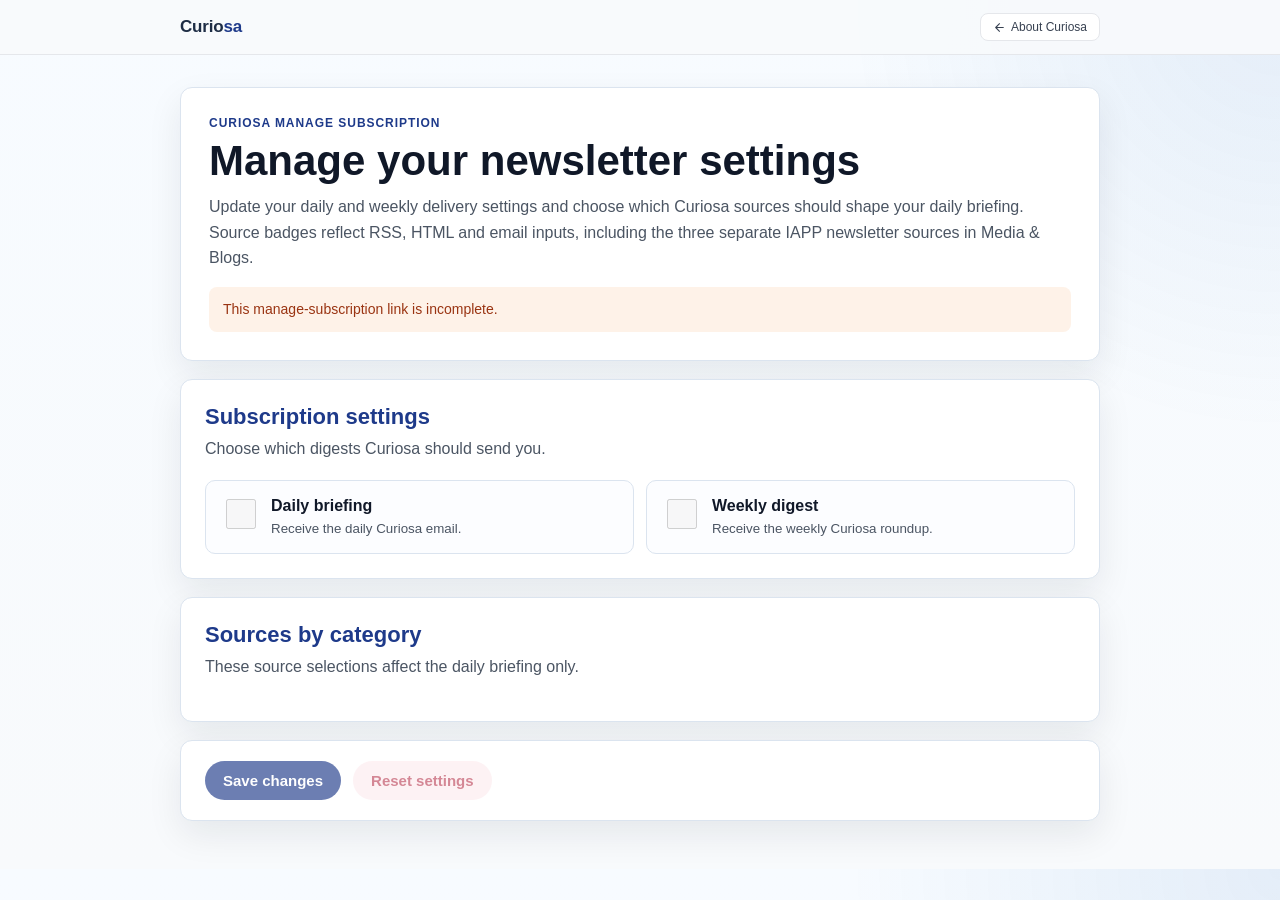
<file: curiosa-manage-subscription/index.html>
<!DOCTYPE html>
<html lang="en">
<head>
    <meta charset="utf-8">
    <meta name="viewport" content="width=device-width, initial-scale=1">
    <title>Curiosa Manage Subscription</title>
    <link rel="stylesheet" href="./styles.css">
</head>
<body>
    <script>
        window.CURIOSA_MANAGE_CONFIG = window.CURIOSA_MANAGE_CONFIG || {
            apiBaseUrl: "https://bwdddngjubszavoftljo.supabase.co/functions/v1/manage-subscription"
        };
    </script>

    <header style="border-bottom: 1px solid #E5E7EB; margin-bottom: 0; background: rgba(248,250,252,0.95); position: sticky; top: 0; z-index: 20;">
        <div style="width: min(920px, calc(100% - 32px)); margin: 0 auto; display: flex; align-items: center; justify-content: space-between; min-height: 54px; gap: 16px;">
            <a href="../info/" style="font-size: 17px; font-weight: 800; color: #1e2d45; text-decoration: none; letter-spacing: -0.01em; flex-shrink: 0;">
                Curio<span style="color: #1e3a8a;">sa</span>
            </a>
            <a href="../info/" style="font-size: 12px; color: #374151; text-decoration: none; display: inline-flex; align-items: center; gap: 5px; padding: 6px 12px; border-radius: 8px; border: 1px solid #E5E7EB; background: #ffffff; white-space: nowrap;" referrerpolicy="no-referrer">
                <svg width="13" height="13" viewBox="0 0 24 24" fill="none" stroke="currentColor" stroke-width="2" stroke-linecap="round" stroke-linejoin="round" aria-hidden="true"><path d="M19 12H5M12 5l-7 7 7 7"/></svg>
                About Curiosa
            </a>
        </div>
    </header>

    <main class="page-shell">

        <section class="hero-card">
            <p class="eyebrow">Curiosa Manage Subscription</p>
            <h1>Manage your newsletter settings</h1>
            <p class="intro">
                Update your daily and weekly delivery settings and choose which Curiosa sources should shape
                your daily briefing. Source badges reflect RSS, HTML and email inputs, including the three
                separate IAPP newsletter sources in Media &amp; Blogs.
            </p>
            <div id="top-actions" class="top-actions is-hidden">
                <span id="subscription-status-pill" class="status-pill"></span>
                <div class="top-action-buttons">
                    <button id="unsubscribe-button" class="button button-danger is-hidden" type="button">Unsubscribe</button>
                    <button id="resubscribe-button" class="button button-success-soft is-hidden" type="button">Resubscribe</button>
                </div>
            </div>
            <div id="flow-banner" class="flow-banner is-hidden" role="status" aria-live="polite">
                <div class="flow-banner-copy">
                    <strong id="flow-banner-title"></strong>
                    <p id="flow-banner-text"></p>
                </div>
            </div>
            <p id="legacy-note" class="note note-warm is-hidden">
                Your account is still using legacy YAML-based daily preferences. Saving here will switch you to the new
                DB-managed settings.
            </p>
            <p id="status-message" class="note is-hidden" role="status" aria-live="polite"></p>
        </section>

        <section class="card">
            <div class="card-heading">
                <h2>Subscription settings</h2>
                <p>Choose which digests Curiosa should send you.</p>
            </div>
            <div class="toggle-grid">
                <label class="toggle-card">
                    <input type="checkbox" id="daily-enabled">
                    <span>
                        <strong>Daily briefing</strong>
                        <small>Receive the daily Curiosa email.</small>
                    </span>
                </label>
                <label class="toggle-card">
                    <input type="checkbox" id="weekly-enabled">
                    <span>
                        <strong>Weekly digest</strong>
                        <small>Receive the weekly Curiosa roundup.</small>
                    </span>
                </label>
            </div>
        </section>

        <section class="card">
            <div class="card-heading">
                <h2>Sources by category</h2>
                <p>These source selections affect the daily briefing only.</p>
            </div>
            <div id="sources-root" class="sources-root"></div>
        </section>

        <section class="actions-card">
            <button id="save-button" class="button button-primary" type="button">Save changes</button>
            <button id="reset-button" class="button button-danger" type="button">Reset settings</button>
        </section>
    </main>

    <script src="./app.js" defer></script>
</body>
</html>
</file>
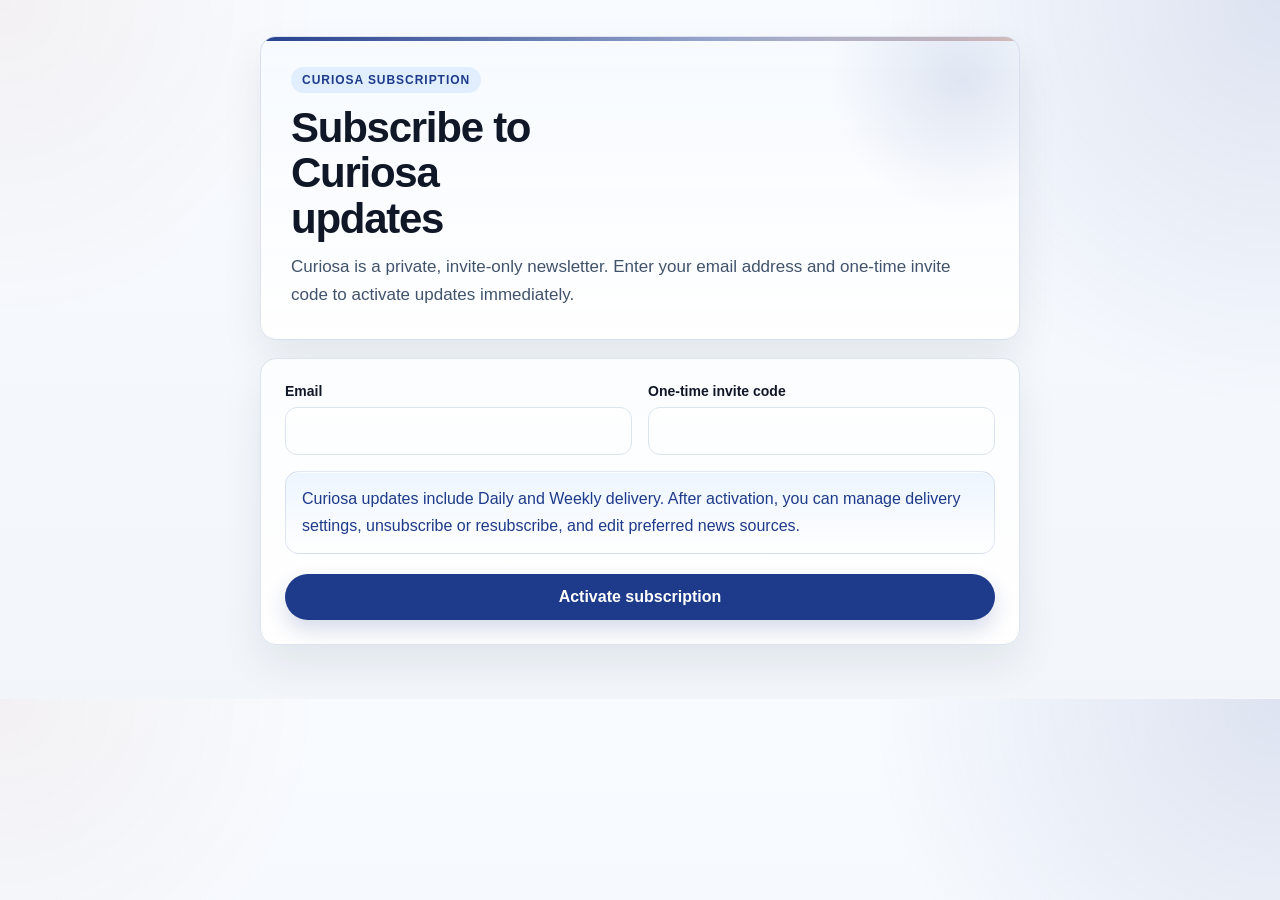
<file: subscribe/index.html>
<!DOCTYPE html>
<html lang="en">
<head>
    <meta charset="utf-8">
    <meta name="viewport" content="width=device-width, initial-scale=1">
    <meta name="referrer" content="no-referrer">
    <meta name="robots" content="noindex, nofollow">
    <title>Curiosa Subscribe</title>
    <link rel="stylesheet" href="./subscribe.css">
</head>
<body>
    <script>
        window.CURIOSA_SUBSCRIBE_CONFIG = window.CURIOSA_SUBSCRIBE_CONFIG || {
            apiBaseUrl: "https://bwdddngjubszavoftljo.supabase.co/functions/v1/request-subscription"
        };
    </script>

    <main class="page-shell">
        <section class="hero-card">
            <p class="eyebrow">Curiosa Subscription</p>
            <h1>Subscribe to Curiosa updates</h1>
            <p class="intro">
                Curiosa is a private, invite-only newsletter. Enter your email address and one-time invite code
                to activate updates immediately.
            </p>
        </section>

        <section id="subscribe-card" class="card">
            <form id="subscribe-form" novalidate>
                <input id="submitted-at" name="submitted-at" type="hidden" value="">
                <div class="field-grid">
                    <label class="field">
                        <span>Email</span>
                        <input
                            id="email"
                            name="email"
                            type="email"
                            autocomplete="email"
                            inputmode="email"
                            autocapitalize="off"
                            spellcheck="false"
                            maxlength="320"
                            required
                        >
                    </label>
                    <label class="field">
                        <span>One-time invite code</span>
                        <input
                            id="invite-code"
                            name="invite-code"
                            type="password"
                            autocomplete="off"
                            autocapitalize="off"
                            spellcheck="false"
                            maxlength="256"
                            required
                        >
                    </label>
                </div>
                <div class="trap-field" aria-hidden="true">
                    <label for="trap-field">Leave this field blank</label>
                    <input
                        id="trap-field"
                        name="subscription_hint"
                        type="text"
                        tabindex="-1"
                        autocomplete="off"
                        data-lpignore="true"
                        data-1p-ignore="true"
                    >
                </div>
                <p class="note">
                    Curiosa updates include Daily and Weekly delivery. After activation, you can manage delivery
                    settings, unsubscribe or resubscribe, and edit preferred news sources.
                </p>
                <p id="status-message" class="status-note is-hidden" role="status" aria-live="polite"></p>
                <button id="submit-button" class="button" type="submit">Activate subscription</button>
            </form>
        </section>

        <section id="success-card" class="card success-card is-hidden" aria-live="polite">
            <p class="eyebrow success-eyebrow">Subscription Activated</p>
            <h2>You're subscribed to Curiosa</h2>
            <p class="success-copy">
                Your subscription is active. Use the settings page to manage Daily and Weekly delivery,
                unsubscribe or resubscribe, and edit your preferred news sources.
            </p>
            <a
                id="manage-link"
                class="button"
                href="#"
                rel="nofollow noreferrer"
                referrerpolicy="no-referrer"
            >
                Open subscription settings
            </a>
        </section>
    </main>

    <noscript>
        <p class="noscript-note">JavaScript is required to request a Curiosa subscription.</p>
    </noscript>
    <script src="./subscribe.js" defer></script>
</body>
</html>
</file>
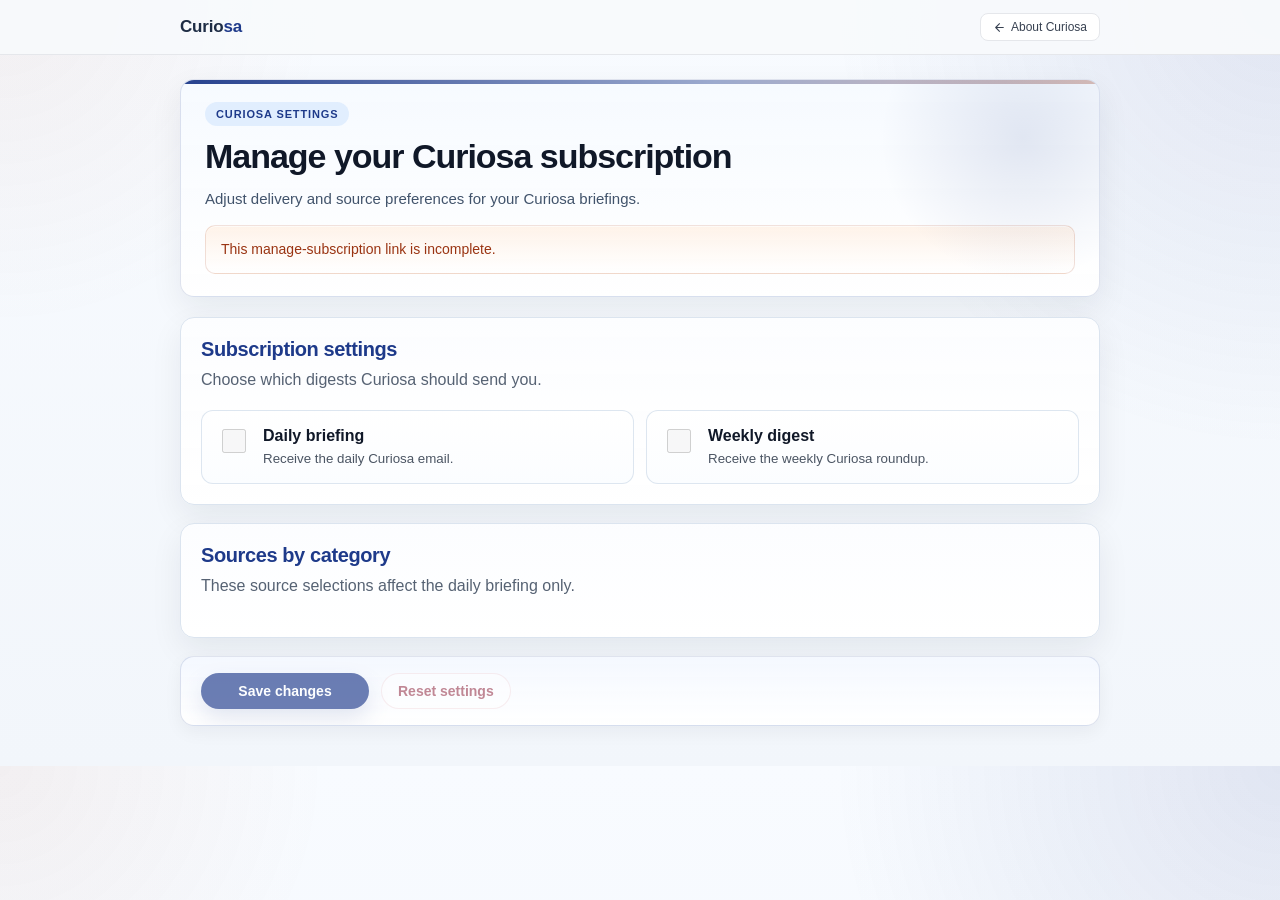
<file: subscription-configuration/index.html>
<!DOCTYPE html>
<html lang="en">
<head>
    <meta charset="utf-8">
    <meta name="viewport" content="width=device-width, initial-scale=1">
    <title>Curiosa Subscription Configuration</title>
    <link rel="stylesheet" href="../styles.css">
</head>
<body>
    <script>
        window.CURIOSA_MANAGE_CONFIG = window.CURIOSA_MANAGE_CONFIG || {
            apiBaseUrl: "https://bwdddngjubszavoftljo.supabase.co/functions/v1/manage-subscription"
        };
    </script>

    <header style="border-bottom: 1px solid #E5E7EB; margin-bottom: 0; background: rgba(248,250,252,0.95); position: sticky; top: 0; z-index: 20;">
        <div style="width: min(920px, calc(100% - 32px)); margin: 0 auto; display: flex; align-items: center; justify-content: space-between; min-height: 54px; gap: 16px;">
            <a href="../" style="font-size: 17px; font-weight: 800; color: #1e2d45; text-decoration: none; letter-spacing: -0.01em; flex-shrink: 0;">
                Curio<span style="color: #1e3a8a;">sa</span>
            </a>
            <a href="../" style="font-size: 12px; color: #374151; text-decoration: none; display: inline-flex; align-items: center; gap: 5px; padding: 6px 12px; border-radius: 8px; border: 1px solid #E5E7EB; background: #ffffff; white-space: nowrap;" referrerpolicy="no-referrer">
                <svg width="13" height="13" viewBox="0 0 24 24" fill="none" stroke="currentColor" stroke-width="2" stroke-linecap="round" stroke-linejoin="round" aria-hidden="true"><path d="M19 12H5M12 5l-7 7 7 7"/></svg>
                About Curiosa
            </a>
        </div>
    </header>

    <main class="page-shell">
        <section class="hero-card">
            <p class="eyebrow">Curiosa Settings</p>
            <h1>Manage your Curiosa subscription</h1>
            <p class="intro">
                Adjust delivery and source preferences for your Curiosa briefings.
            </p>
            <div id="top-actions" class="top-actions is-hidden">
                <span id="subscription-status-pill" class="status-pill"></span>
                <div class="top-action-buttons">
                    <button id="unsubscribe-button" class="button button-danger is-hidden" type="button">Unsubscribe</button>
                    <button id="resubscribe-button" class="button button-success-soft is-hidden" type="button">Resubscribe</button>
                </div>
            </div>
            <div id="flow-banner" class="flow-banner is-hidden" role="status" aria-live="polite">
                <div class="flow-banner-copy">
                    <strong id="flow-banner-title"></strong>
                    <p id="flow-banner-text"></p>
                </div>
            </div>
            <p id="legacy-note" class="note note-warm is-hidden">
                Your account is still using legacy YAML-based daily preferences. Saving here will switch you to the new
                DB-managed settings.
            </p>
            <p id="status-message" class="note is-hidden" role="status" aria-live="polite"></p>
        </section>

        <section class="card">
            <div class="card-heading">
                <h2>Subscription settings</h2>
                <p>Choose which digests Curiosa should send you.</p>
            </div>
            <div class="toggle-grid">
                <label class="toggle-card">
                    <input type="checkbox" id="daily-enabled">
                    <span>
                        <strong>Daily briefing</strong>
                        <small>Receive the daily Curiosa email.</small>
                    </span>
                </label>
                <label class="toggle-card">
                    <input type="checkbox" id="weekly-enabled">
                    <span>
                        <strong>Weekly digest</strong>
                        <small>Receive the weekly Curiosa roundup.</small>
                    </span>
                </label>
            </div>
        </section>

        <section class="card">
            <div class="card-heading">
                <h2>Sources by category</h2>
                <p>These source selections affect the daily briefing only.</p>
            </div>
            <div id="sources-root" class="sources-root"></div>
        </section>

        <section class="actions-card">
            <button id="save-button" class="button button-primary" type="button">Save changes</button>
            <button id="reset-button" class="button button-danger" type="button">Reset settings</button>
        </section>
    </main>

    <script src="../app.js" defer></script>
</body>
</html>
</file>
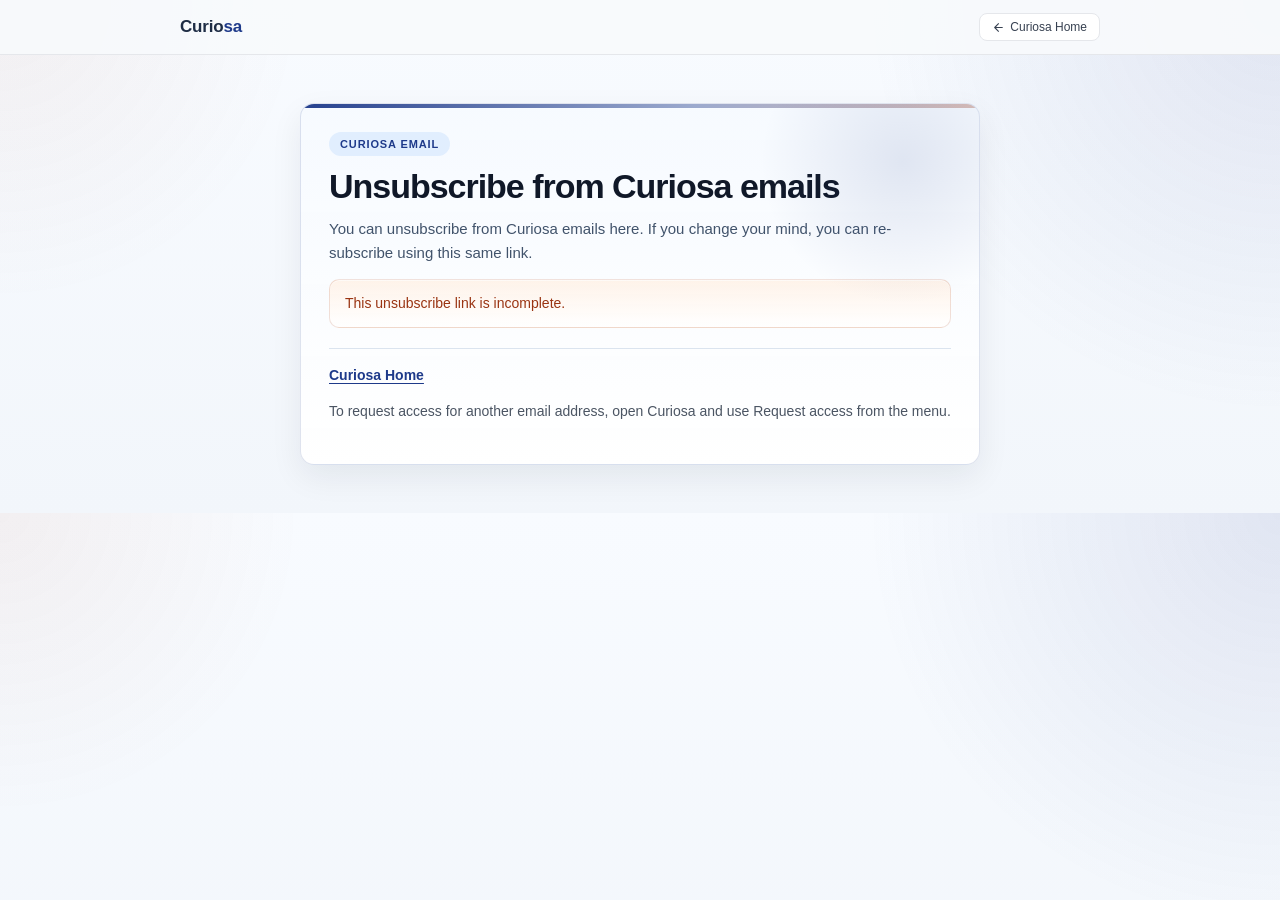
<file: unsubscribe/index.html>
<!DOCTYPE html>
<html lang="en">
<head>
    <meta charset="utf-8">
    <meta name="viewport" content="width=device-width, initial-scale=1">
    <meta name="referrer" content="no-referrer">
    <meta name="robots" content="noindex, nofollow">
    <title>Curiosa Unsubscribe</title>
    <link rel="stylesheet" href="../styles.css">
    <style>
        .unsubscribe-shell {
            width: min(680px, calc(100% - 32px));
            margin: 48px auto;
        }

        .unsubscribe-card {
            padding: 28px;
        }

        .unsubscribe-status-row {
            display: flex;
            align-items: center;
            justify-content: space-between;
            gap: 12px;
            margin: 20px 0 0;
            padding: 14px;
            border: 1px solid rgba(30, 58, 138, 0.12);
            border-radius: 12px;
            background: rgba(248, 250, 252, 0.74);
        }

        .unsubscribe-status-label {
            margin: 0;
            color: var(--muted);
            font-size: 14px;
            font-weight: 700;
        }

        .unsubscribe-actions {
            display: flex;
            gap: 10px;
            flex-wrap: wrap;
            margin: 22px 0 0;
        }

        .unsubscribe-actions .button-danger:not(:disabled) {
            background: var(--brand-red);
            color: #ffffff;
            box-shadow: 0 10px 22px rgba(190, 72, 93, 0.18);
        }

        .unsubscribe-actions .button-secondary:disabled {
            cursor: default;
        }

        .unsubscribe-links {
            display: flex;
            gap: 12px;
            flex-wrap: wrap;
            margin: 20px 0 0;
            padding-top: 18px;
            border-top: 1px solid var(--line);
        }

        .unsubscribe-link {
            color: var(--brand-blue);
            font-size: 14px;
            font-weight: 700;
            text-decoration: underline;
            text-underline-offset: 3px;
        }

        .unsubscribe-note {
            margin-top: 18px;
            color: var(--muted);
            font-size: 14px;
            line-height: 1.55;
        }

        .status-pill-neutral {
            color: #475569;
            background: rgba(241, 245, 249, 0.92);
            border-color: rgba(100, 116, 139, 0.18);
        }

        @media (max-width: 640px) {
            .unsubscribe-shell {
                width: min(100% - 20px, 680px);
                margin: 24px auto;
            }

            .unsubscribe-card {
                padding: 22px 18px;
            }

            .unsubscribe-status-row,
            .unsubscribe-actions {
                align-items: stretch;
                flex-direction: column;
            }
        }
    </style>
</head>
<body>
    <script>
        window.CURIOSA_MANAGE_CONFIG = window.CURIOSA_MANAGE_CONFIG || {
            apiBaseUrl: "https://bwdddngjubszavoftljo.supabase.co/functions/v1/manage-subscription"
        };
    </script>

    <header style="border-bottom: 1px solid #E5E7EB; margin-bottom: 0; background: rgba(248,250,252,0.95); position: sticky; top: 0; z-index: 20;">
        <div style="width: min(920px, calc(100% - 32px)); margin: 0 auto; display: flex; align-items: center; justify-content: space-between; min-height: 54px; gap: 16px;">
            <a href="../" style="font-size: 17px; font-weight: 800; color: #1e2d45; text-decoration: none; letter-spacing: -0.01em; flex-shrink: 0;">
                Curio<span style="color: #1e3a8a;">sa</span>
            </a>
            <a href="https://aladike.github.io/Curiosa-Web/" style="font-size: 12px; color: #374151; text-decoration: none; display: inline-flex; align-items: center; gap: 5px; padding: 6px 12px; border-radius: 8px; border: 1px solid #E5E7EB; background: #ffffff; white-space: nowrap;" referrerpolicy="no-referrer">
                <svg width="13" height="13" viewBox="0 0 24 24" fill="none" stroke="currentColor" stroke-width="2" stroke-linecap="round" stroke-linejoin="round" aria-hidden="true"><path d="M19 12H5M12 5l-7 7 7 7"/></svg>
                Curiosa Home
            </a>
        </div>
    </header>

    <main class="unsubscribe-shell">
        <section class="hero-card unsubscribe-card">
            <p class="eyebrow">Curiosa Email</p>
            <h1>Unsubscribe from Curiosa emails</h1>
            <p class="intro">
                You can unsubscribe from Curiosa emails here. If you change your mind, you can re-subscribe using this same link.
            </p>

            <div id="status-row" class="unsubscribe-status-row is-hidden">
                <p class="unsubscribe-status-label">Current subscription status</p>
                <span id="status-badge" class="status-pill status-pill-neutral">Loading</span>
            </div>

            <p id="status-message" class="note" role="status" aria-live="polite">Loading your subscription status...</p>

            <div id="action-buttons" class="unsubscribe-actions">
                <button id="unsubscribe-button" class="button button-danger" type="button">Unsubscribe</button>
                <button id="resubscribe-button" class="button button-secondary" type="button">Re-subscribe</button>
            </div>

            <div class="unsubscribe-links">
                <a id="manage-link" class="unsubscribe-link" href="../subscription-configuration/">Manage Subscription</a>
                <a class="unsubscribe-link" href="https://aladike.github.io/Curiosa-Web/" referrerpolicy="no-referrer">Curiosa Home</a>
            </div>

            <p class="unsubscribe-note">
                To request access for another email address, open Curiosa and use Request access from the menu.
            </p>
        </section>
    </main>

    <script>
        (function () {
            const config = window.CURIOSA_MANAGE_CONFIG || {};
            const params = new URLSearchParams(window.location.search);
            const token = params.get("token");
            const apiBaseUrl = (config.apiBaseUrl || "").trim().replace(/\/$/, "");

            const state = {
                status: "",
                busy: false,
            };

            const statusRow = document.getElementById("status-row");
            const statusBadge = document.getElementById("status-badge");
            const statusMessage = document.getElementById("status-message");
            const actionButtons = document.getElementById("action-buttons");
            const unsubscribeButton = document.getElementById("unsubscribe-button");
            const resubscribeButton = document.getElementById("resubscribe-button");
            const manageLink = document.getElementById("manage-link");

            function setMessage(message, tone) {
                statusMessage.textContent = message || "";
                statusMessage.classList.toggle("is-hidden", !message);
                statusMessage.classList.toggle("note-warm", tone === "warm");
            }

            function setBusy(isBusy) {
                state.busy = isBusy;
                unsubscribeButton.disabled = isBusy;
                resubscribeButton.disabled = isBusy;
            }

            function showFatal(message) {
                statusRow.classList.add("is-hidden");
                actionButtons.classList.add("is-hidden");
                manageLink.classList.add("is-hidden");
                setMessage(message, "warm");
            }

            function buildManageUrl() {
                const url = new URL("../subscription-configuration/", window.location.href);
                url.searchParams.set("token", token);
                return url.toString();
            }

            function buildUnsubscribeApiUrl(action) {
                const manageUrl = new URL(apiBaseUrl);
                const unsubscribeUrl = new URL("/functions/v1/unsubscribe", manageUrl.origin);
                unsubscribeUrl.searchParams.set("token", token);
                unsubscribeUrl.searchParams.set("redirect", "0");
                if (action) {
                    unsubscribeUrl.searchParams.set("action", action);
                }
                return unsubscribeUrl.toString();
            }

            function renderStatus() {
                const isActive = state.status === "active";
                const isUnsubscribed = state.status === "unsubscribed";
                statusRow.classList.toggle("is-hidden", !(isActive || isUnsubscribed));
                statusBadge.className = "status-pill";

                if (isActive) {
                    statusBadge.textContent = "Active";
                    statusBadge.classList.add("status-pill-active");
                    unsubscribeButton.disabled = state.busy;
                    unsubscribeButton.classList.remove("is-hidden");
                    resubscribeButton.disabled = true;
                    resubscribeButton.classList.remove("is-hidden");
                    return;
                }

                if (isUnsubscribed) {
                    statusBadge.textContent = "Unsubscribed";
                    statusBadge.classList.add("status-pill-inactive");
                    unsubscribeButton.disabled = true;
                    unsubscribeButton.classList.add("is-hidden");
                    resubscribeButton.disabled = state.busy;
                    resubscribeButton.classList.remove("is-hidden");
                    return;
                }

                statusBadge.textContent = "Loading";
                statusBadge.classList.add("status-pill-neutral");
                unsubscribeButton.disabled = true;
                resubscribeButton.disabled = true;
            }

            async function requestJson(url, options) {
                const response = await fetch(url, options);
                let payload = null;
                try {
                    payload = await response.json();
                } catch (_error) {
                    payload = null;
                }

                if (!response.ok) {
                    const errorCode = payload && payload.error ? payload.error : "request_failed";
                    throw new Error(errorCode);
                }

                return payload;
            }

            async function loadStatus(successMessage) {
                setBusy(true);
                try {
                    const payload = await requestJson(
                        `${apiBaseUrl}?token=${encodeURIComponent(token)}`,
                        { method: "GET", headers: { Accept: "application/json" } },
                    );
                    state.status = payload.status || "";
                    renderStatus();
                    setMessage(successMessage || "Your current subscription status is loaded.");
                } catch (error) {
                    const code = error instanceof Error ? error.message : "request_failed";
                    if (code === "invalid_token") {
                        showFatal("This unsubscribe link is invalid.");
                        return;
                    }
                    if (code === "missing_token") {
                        showFatal("This unsubscribe link is incomplete.");
                        return;
                    }
                    setMessage("Temporary error. Please try again later or contact us.", "warm");
                    renderStatus();
                } finally {
                    setBusy(false);
                    renderStatus();
                }
            }

            async function changeSubscription(action) {
                setBusy(true);
                setMessage(action === "resubscribe" ? "Re-subscribing..." : "Unsubscribing...");

                try {
                    const response = await fetch(buildUnsubscribeApiUrl(action), {
                        method: "POST",
                        headers: { Accept: "text/plain" },
                    });
                    if (!response.ok) {
                        throw new Error("request_failed");
                    }
                    await loadStatus(action === "resubscribe"
                        ? "You have been re-subscribed successfully."
                        : "You have been unsubscribed successfully.");
                } catch (_error) {
                    setMessage("Could not update your subscription right now. Please try again later or contact us.", "warm");
                } finally {
                    setBusy(false);
                    renderStatus();
                }
            }

            unsubscribeButton.addEventListener("click", () => changeSubscription(""));
            resubscribeButton.addEventListener("click", () => changeSubscription("resubscribe"));

            if (!token) {
                showFatal("This unsubscribe link is incomplete.");
                return;
            }

            if (!apiBaseUrl) {
                showFatal("Subscription status is temporarily unavailable. Please try again later or contact us.");
                return;
            }

            manageLink.href = buildManageUrl();
            renderStatus();
            loadStatus();
        })();
    </script>
</body>
</html>
</file>
<file: curiosa-manage-subscription/styles.css>
:root {
    --bg: #f8fafc;
    --card: #ffffff;
    --text: #101828;
    --muted: #4b5563;
    --line: #dbe4ef;
    --brand-blue: #1e3a8a;
    --brand-blue-soft: #dbeafe;
    --brand-orange: #9a3412;
    --brand-orange-soft: #fef2e8;
    --brand-green: #166534;
    --brand-green-soft: #dcfce7;
    --brand-red: #be485d;
    --brand-red-soft: #fdecef;
    --shadow: 0 14px 35px rgba(15, 23, 42, 0.08);
}

* {
    box-sizing: border-box;
}

body {
    margin: 0;
    font-family: -apple-system, BlinkMacSystemFont, "Segoe UI", Roboto, "Helvetica Neue", sans-serif;
    background:
        radial-gradient(circle at top right, rgba(0, 80, 171, 0.08), transparent 28%),
        linear-gradient(180deg, #f7fbff 0%, var(--bg) 100%);
    color: var(--text);
}

.page-shell {
    width: min(920px, calc(100% - 32px));
    margin: 32px auto 48px;
}

.hero-card,
.card,
.actions-card {
    background: var(--card);
    border: 1px solid var(--line);
    border-radius: 12px;
    box-shadow: var(--shadow);
}

.hero-card {
    padding: 28px;
    margin-bottom: 18px;
}

.card {
    padding: 24px;
    margin-bottom: 18px;
}

.actions-card {
    display: flex;
    gap: 12px;
    justify-content: flex-start;
    align-items: center;
    padding: 20px 24px;
}

.eyebrow {
    margin: 0 0 8px;
    font-size: 12px;
    letter-spacing: 0.08em;
    text-transform: uppercase;
    color: var(--brand-blue);
    font-weight: 700;
}

h1 {
    margin: 0 0 10px;
    font-size: clamp(32px, 4vw, 42px);
    line-height: 1.1;
}

h2 {
    margin: 0 0 6px;
    font-size: 22px;
    color: var(--brand-blue);
}

.intro,
.card-heading p {
    margin: 0;
    color: var(--muted);
    line-height: 1.6;
}

.card-heading {
    margin-bottom: 18px;
}

.note {
    margin: 16px 0 0;
    padding: 12px 14px;
    border-radius: 8px;
    font-size: 14px;
    line-height: 1.5;
    background: var(--brand-blue-soft);
    color: var(--brand-blue);
}

.note.is-hidden {
    display: none;
}

.note-warm {
    background: var(--brand-orange-soft);
    color: var(--brand-orange);
}

.is-hidden {
    display: none !important;
}

.top-actions {
    display: flex;
    align-items: center;
    justify-content: space-between;
    gap: 12px;
    margin: 18px 0 0;
}

.top-action-buttons {
    display: inline-flex;
    align-items: center;
    gap: 10px;
    flex-wrap: wrap;
}

.status-pill {
    display: inline-flex;
    align-items: center;
    padding: 6px 12px;
    border-radius: 999px;
    font-size: 13px;
    font-weight: 700;
}

.status-pill-active {
    color: var(--brand-green);
    background: var(--brand-green-soft);
}

.status-pill-inactive {
    color: var(--brand-red);
    background: var(--brand-red-soft);
}

.flow-banner {
    display: flex;
    align-items: flex-start;
    justify-content: flex-start;
    gap: 16px;
    margin: 18px 0 0;
    padding: 14px 16px;
    border-radius: 10px;
    border: 1px solid var(--line);
}

.flow-banner.is-hidden {
    display: none;
}

.flow-banner-copy strong {
    display: block;
    margin-bottom: 6px;
    font-size: 15px;
}

.flow-banner-copy p {
    margin: 0;
    color: var(--muted);
    line-height: 1.5;
}

.flow-banner-warm {
    background: var(--brand-orange-soft);
    border-color: rgba(154, 52, 18, 0.16);
    color: var(--brand-orange);
}

.flow-banner-warm .flow-banner-copy p {
    color: #7c2d12;
}

.flow-banner-success {
    background: var(--brand-green-soft);
    border-color: rgba(22, 101, 52, 0.16);
    color: var(--brand-green);
}

.flow-banner-success .flow-banner-copy p {
    color: #166534;
}

.toggle-grid {
    display: grid;
    grid-template-columns: repeat(auto-fit, minmax(250px, 1fr));
    gap: 12px;
}

.toggle-card,
.source-card {
    display: flex;
    gap: 12px;
    align-items: flex-start;
    padding: 16px;
    border: 1px solid var(--line);
    border-radius: 10px;
    background: #fcfdff;
}

.toggle-card input,
.source-card input {
    flex: 0 0 auto;
    margin-top: 2px;
    width: 30px;
    height: 30px;
    accent-color: var(--brand-blue);
}

.toggle-card strong,
.source-card strong {
    display: block;
    margin-bottom: 4px;
}

.toggle-card small,
.source-card small {
    color: var(--muted);
}

.sources-root {
    display: grid;
    gap: 18px;
}

.category-card {
    border: 1px solid var(--line);
    border-radius: 12px;
    padding: 18px;
    background: #fcfdff;
}

.category-card h3 {
    margin: 0;
    font-size: 18px;
}

.category-card p {
    margin: 0 0 14px;
    color: var(--muted);
}

.category-header {
    display: flex;
    align-items: center;
    justify-content: space-between;
    gap: 14px;
    margin-bottom: 4px;
}

.category-title {
    color: var(--brand-blue);
}

.category-card-authorities .category-title {
    color: var(--brand-orange);
}

.category-actions {
    display: inline-flex;
    align-items: center;
    gap: 8px;
    flex-wrap: wrap;
}

.category-action {
    appearance: none;
    border: 0;
    padding: 0;
    background: transparent;
    font-size: 13px;
    font-weight: 700;
    cursor: pointer;
}

.category-action-select {
    color: var(--brand-green);
}

.category-action-clear {
    color: var(--brand-red);
}

.category-action:hover {
    text-decoration: underline;
}

.sources-grid {
    display: grid;
    grid-template-columns: repeat(auto-fit, minmax(240px, 1fr));
    gap: 10px;
}

.pill {
    display: inline-flex;
    align-items: center;
    gap: 6px;
    padding: 2px 8px;
    border-radius: 999px;
    font-size: 11px;
    font-weight: 700;
}

.source-title-row {
    display: flex;
    align-items: center;
    justify-content: space-between;
    gap: 10px;
    margin-bottom: 4px;
}

.source-name {
    display: inline-block;
}

.source-badges {
    display: inline-flex;
    align-items: center;
    gap: 6px;
    flex-wrap: wrap;
}

.pill-format {
    color: var(--brand-blue);
    background: var(--brand-blue-soft);
}

.pill-authorities {
    color: var(--brand-orange);
    background: var(--brand-orange-soft);
}

.button {
    appearance: none;
    border: 0;
    border-radius: 999px;
    padding: 11px 18px;
    font-size: 15px;
    font-weight: 700;
    cursor: pointer;
}

.button:disabled {
    cursor: wait;
    opacity: 0.65;
}

.button-primary {
    background: var(--brand-blue);
    color: #ffffff;
}

.button-success {
    background: var(--brand-green);
    color: #ffffff;
}

.button-success-soft {
    background: var(--brand-green-soft);
    color: var(--brand-green);
}

.button-danger {
    background: var(--brand-red-soft);
    color: var(--brand-red);
}

@media (max-width: 640px) {
    .page-shell {
        width: min(100% - 20px, 920px);
        margin-top: 20px;
    }

    .hero-card,
    .card,
    .actions-card {
        padding: 18px;
        border-radius: 12px;
    }

    .actions-card {
        flex-direction: column;
        align-items: stretch;
    }

    .top-actions {
        align-items: stretch;
        flex-direction: column;
    }

    .category-header {
        align-items: flex-start;
        flex-direction: column;
    }

    .source-title-row {
        align-items: flex-start;
        flex-direction: column;
    }

    .flow-banner {
        align-items: stretch;
        flex-direction: column;
    }
}
</file>
<file: subscribe/subscribe.css>
:root {
    --bg: #f8fafc;
    --card: #ffffff;
    --text: #101828;
    --muted: #475467;
    --line: #dbe4ef;
    --brand-blue: #1e3a8a;
    --brand-blue-soft: #dbeafe;
    --brand-orange: #9a3412;
    --brand-orange-soft: #fef2e8;
    --brand-green: #166534;
    --brand-green-soft: #dcfce7;
    --brand-red: #be485d;
    --brand-red-soft: #fdecef;
    --shadow: 0 18px 42px rgba(15, 23, 42, 0.08);
    --shadow-soft: 0 10px 24px rgba(15, 23, 42, 0.06);
}

* {
    box-sizing: border-box;
}

body {
    margin: 0;
    font-family: -apple-system, BlinkMacSystemFont, "Segoe UI", Roboto, "Helvetica Neue", sans-serif;
    color: var(--text);
    background:
        radial-gradient(circle at top right, rgba(30, 58, 138, 0.12), transparent 28%),
        radial-gradient(circle at top left, rgba(154, 52, 18, 0.05), transparent 22%),
        linear-gradient(180deg, #f8fbff 0%, #f2f6fb 100%);
}

.page-shell {
    width: min(760px, calc(100% - 32px));
    margin: 36px auto 54px;
}

.hero-card,
.card {
    position: relative;
    overflow: hidden;
    background: var(--card);
    border: 1px solid var(--line);
    border-radius: 16px;
    box-shadow: var(--shadow);
}

.hero-card {
    padding: 30px;
    margin-bottom: 18px;
    border-color: rgba(30, 58, 138, 0.14);
    background: linear-gradient(180deg, rgba(246, 250, 255, 0.98) 0%, #ffffff 100%);
}

.hero-card::before,
.success-card::before {
    content: "";
    position: absolute;
    inset: 0 0 auto;
    height: 4px;
    background: linear-gradient(90deg, rgba(30, 58, 138, 0.96), rgba(30, 58, 138, 0.44) 60%, rgba(154, 52, 18, 0.28));
}

.hero-card::after {
    content: "";
    position: absolute;
    right: -72px;
    top: -86px;
    width: 260px;
    height: 260px;
    background: radial-gradient(circle, rgba(30, 58, 138, 0.11) 0%, rgba(30, 58, 138, 0) 72%);
    pointer-events: none;
}

.card {
    padding: 24px;
    background: linear-gradient(180deg, rgba(252, 253, 255, 0.98) 0%, #ffffff 100%);
}

.eyebrow {
    display: inline-flex;
    align-items: center;
    margin: 0 0 12px;
    padding: 6px 11px;
    border-radius: 999px;
    font-size: 12px;
    letter-spacing: 0.08em;
    text-transform: uppercase;
    color: var(--brand-blue);
    font-weight: 700;
    background: rgba(219, 234, 254, 0.76);
}

h1 {
    margin: 0 0 12px;
    font-size: clamp(32px, 4vw, 42px);
    line-height: 1.08;
    letter-spacing: -0.03em;
    max-width: 13ch;
}

h2 {
    margin: 0 0 12px;
    font-size: clamp(28px, 3.6vw, 34px);
    line-height: 1.12;
    letter-spacing: -0.03em;
}

.intro,
.note {
    margin: 0;
    color: var(--muted);
    line-height: 1.65;
}

.intro {
    max-width: 43rem;
    font-size: 17px;
    color: #41536b;
}

.card form {
    display: grid;
    gap: 0;
}

.field-grid {
    display: grid;
    grid-template-columns: repeat(auto-fit, minmax(260px, 1fr));
    gap: 16px;
}

.field {
    display: grid;
    gap: 8px;
    font-weight: 600;
}

.field span {
    font-size: 14px;
}

.field input {
    width: 100%;
    border: 1px solid var(--line);
    border-radius: 12px;
    padding: 14px 16px;
    font: inherit;
    color: var(--text);
    background: linear-gradient(180deg, #ffffff 0%, #fbfdff 100%);
    transition: border-color 0.18s ease, box-shadow 0.18s ease, background 0.18s ease;
}

.field input:focus {
    outline: 2px solid rgba(30, 58, 138, 0.12);
    outline-offset: 1px;
    border-color: rgba(30, 58, 138, 0.42);
    box-shadow: 0 0 0 4px rgba(219, 234, 254, 0.42);
}

.note {
    margin-top: 16px;
    padding: 14px 16px;
    border: 1px solid rgba(30, 58, 138, 0.12);
    border-radius: 14px;
    background: linear-gradient(180deg, rgba(235, 244, 255, 0.92) 0%, rgba(255, 255, 255, 0.98) 100%);
    color: var(--brand-blue);
    box-shadow: inset 0 1px 0 rgba(255, 255, 255, 0.7);
}

.trap-field {
    position: absolute;
    left: -9999px;
    width: 1px;
    height: 1px;
    overflow: hidden;
}

.status-note {
    margin: 16px 0 0;
    padding: 13px 15px;
    border: 1px solid rgba(30, 58, 138, 0.12);
    border-radius: 14px;
    font-size: 14px;
    line-height: 1.55;
    background: linear-gradient(180deg, rgba(235, 244, 255, 0.92) 0%, rgba(255, 255, 255, 0.98) 100%);
    color: var(--brand-blue);
}

.is-hidden {
    display: none;
}

.status-note-success {
    background: linear-gradient(180deg, rgba(220, 252, 231, 0.94) 0%, rgba(255, 255, 255, 0.98) 100%);
    color: var(--brand-green);
    border-color: rgba(22, 101, 52, 0.16);
}

.status-note-warm {
    background: linear-gradient(180deg, rgba(254, 242, 232, 0.94) 0%, rgba(255, 255, 255, 0.98) 100%);
    color: var(--brand-orange);
    border-color: rgba(154, 52, 18, 0.16);
}

.success-card {
    margin-top: 18px;
    border-color: rgba(22, 101, 52, 0.18);
    background: linear-gradient(180deg, rgba(236, 253, 243, 0.92) 0%, #ffffff 100%);
    box-shadow: var(--shadow-soft);
}

.success-eyebrow {
    color: var(--brand-green);
    background: rgba(220, 252, 231, 0.82);
}

.success-copy {
    margin: 0;
    color: var(--muted);
    line-height: 1.65;
}

.button {
    margin-top: 20px;
    display: inline-flex;
    align-items: center;
    justify-content: center;
    border: 1px solid transparent;
    border-radius: 999px;
    padding: 13px 20px;
    font: inherit;
    font-weight: 700;
    color: #fff;
    background: var(--brand-blue);
    cursor: pointer;
    box-shadow: 0 10px 22px rgba(30, 58, 138, 0.18);
    transition: transform 0.18s ease, box-shadow 0.18s ease, background 0.18s ease;
}

.button:disabled {
    cursor: wait;
    opacity: 0.7;
}

.noscript-note {
    width: min(760px, calc(100% - 32px));
    margin: 0 auto 24px;
    padding: 13px 15px;
    border: 1px solid rgba(154, 52, 18, 0.16);
    border-radius: 14px;
    background: linear-gradient(180deg, rgba(254, 242, 232, 0.94) 0%, rgba(255, 255, 255, 0.98) 100%);
    color: var(--brand-orange);
    font-family: -apple-system, BlinkMacSystemFont, "Segoe UI", Roboto, "Helvetica Neue", sans-serif;
}

@media (hover: hover) {
    .field input:hover {
        border-color: rgba(30, 58, 138, 0.18);
    }

    .button:not(:disabled):hover {
        transform: translateY(-1px);
    }
}

@media (max-width: 640px) {
    .page-shell {
        width: min(100% - 20px, 760px);
        margin: 20px auto 32px;
    }

    .hero-card,
    .card {
        padding: 20px;
    }

    .hero-card::after {
        right: -96px;
        top: -108px;
        width: 220px;
        height: 220px;
    }

    h1 {
        max-width: none;
    }
}
</file>
<file: styles.css>
:root {
    --bg: #f8fafc;
    --card: #ffffff;
    --text: #101828;
    --muted: #4b5563;
    --line: #dbe4ef;
    --brand-blue: #1e3a8a;
    --brand-blue-soft: #dbeafe;
    --brand-orange: #9a3412;
    --brand-orange-soft: #fef2e8;
    --brand-green: #166534;
    --brand-green-soft: #dcfce7;
    --brand-red: #be485d;
    --brand-red-soft: #fdecef;
    --shadow: 0 12px 32px rgba(15, 23, 42, 0.07);
    --shadow-soft: 0 6px 18px rgba(15, 23, 42, 0.05);
}

* {
    box-sizing: border-box;
}

body {
    margin: 0;
    font-family: -apple-system, BlinkMacSystemFont, "Segoe UI", Roboto, "Helvetica Neue", sans-serif;
    background:
        radial-gradient(circle at top right, rgba(30, 58, 138, 0.11), transparent 30%),
        radial-gradient(circle at top left, rgba(154, 52, 18, 0.06), transparent 22%),
        linear-gradient(180deg, #f8fbff 0%, #f2f6fb 100%);
    color: var(--text);
}

.page-shell {
    width: min(920px, calc(100% - 32px));
    margin: 24px auto 40px;
}

.hero-card,
.card,
.actions-card {
    position: relative;
    overflow: hidden;
    background: var(--card);
    border: 1px solid var(--line);
    border-radius: 14px;
    box-shadow: var(--shadow);
}

.hero-card {
    padding: 22px 24px;
    margin-bottom: 20px;
    border-color: rgba(30, 58, 138, 0.14);
    background: linear-gradient(180deg, rgba(246, 250, 255, 0.98) 0%, #ffffff 100%);
}

.hero-card::before {
    content: "";
    position: absolute;
    inset: 0 0 auto;
    height: 4px;
    background: linear-gradient(90deg, rgba(30, 58, 138, 0.96), rgba(30, 58, 138, 0.42) 58%, rgba(154, 52, 18, 0.3));
}

.hero-card::after {
    content: "";
    position: absolute;
    right: -64px;
    top: -82px;
    width: 280px;
    height: 280px;
    background: radial-gradient(circle, rgba(30, 58, 138, 0.11) 0%, rgba(30, 58, 138, 0) 72%);
    pointer-events: none;
}

.card {
    padding: 20px;
    margin-bottom: 18px;
    background: linear-gradient(180deg, rgba(252, 253, 255, 0.98) 0%, #ffffff 100%);
}

.actions-card {
    display: flex;
    gap: 12px;
    justify-content: flex-start;
    align-items: center;
    flex-wrap: wrap;
    padding: 16px 20px;
    border-color: rgba(30, 58, 138, 0.14);
    background: linear-gradient(180deg, rgba(244, 248, 255, 0.98) 0%, #ffffff 100%);
    box-shadow: var(--shadow-soft);
}

.eyebrow {
    display: inline-flex;
    align-items: center;
    margin: 0 0 12px;
    padding: 6px 11px;
    border-radius: 999px;
    font-size: 11px;
    letter-spacing: 0.08em;
    text-transform: uppercase;
    color: var(--brand-blue);
    font-weight: 700;
    background: rgba(219, 234, 254, 0.76);
}

h1 {
    margin: 0 0 12px;
    font-size: clamp(26px, 3.2vw, 34px);
    line-height: 1.08;
    letter-spacing: -0.03em;
    max-width: none;
}

h2 {
    margin: 0 0 6px;
    font-size: 20px;
    color: var(--brand-blue);
    letter-spacing: -0.02em;
}

.intro,
.card-heading p {
    margin: 0;
    color: var(--muted);
    line-height: 1.6;
}

.intro {
    max-width: 44rem;
    font-size: 15px;
    color: #41536b;
}

.card-heading p {
    color: #566273;
}

.card-heading {
    margin-bottom: 18px;
}

.note {
    margin: 14px 0 0;
    padding: 13px 15px;
    border-radius: 10px;
    border: 1px solid rgba(30, 58, 138, 0.12);
    font-size: 14px;
    line-height: 1.5;
    background: linear-gradient(180deg, rgba(235, 244, 255, 0.92) 0%, rgba(255, 255, 255, 0.96) 100%);
    color: var(--brand-blue);
    box-shadow: inset 0 1px 0 rgba(255, 255, 255, 0.6);
}

.note.is-hidden {
    display: none;
}

.note-warm {
    border-color: rgba(154, 52, 18, 0.14);
    background: linear-gradient(180deg, rgba(254, 242, 232, 0.94) 0%, rgba(255, 255, 255, 0.96) 100%);
    color: var(--brand-orange);
}

.is-hidden {
    display: none !important;
}

.top-actions {
    display: flex;
    align-items: center;
    justify-content: space-between;
    gap: 12px;
    margin: 20px 0 0;
    padding: 12px 14px;
    border: 1px solid rgba(30, 58, 138, 0.12);
    border-radius: 12px;
    background: linear-gradient(180deg, rgba(245, 248, 255, 0.96) 0%, rgba(255, 255, 255, 0.92) 100%);
}

.top-action-buttons {
    display: inline-flex;
    align-items: center;
    gap: 10px;
    flex-wrap: wrap;
}

.status-pill {
    display: inline-flex;
    align-items: center;
    padding: 7px 12px;
    border: 1px solid transparent;
    border-radius: 999px;
    font-size: 13px;
    font-weight: 700;
}

.status-pill-active {
    color: var(--brand-green);
    background: rgba(220, 252, 231, 0.82);
    border-color: rgba(22, 101, 52, 0.14);
}

.status-pill-inactive {
    color: var(--brand-red);
    background: rgba(253, 236, 239, 0.84);
    border-color: rgba(190, 72, 93, 0.16);
}

.flow-banner {
    display: flex;
    align-items: flex-start;
    justify-content: flex-start;
    gap: 16px;
    margin: 15px 0 0;
    padding: 15px 17px;
    border-radius: 12px;
    border: 1px solid var(--line);
    background: linear-gradient(180deg, rgba(248, 250, 252, 0.96) 0%, rgba(255, 255, 255, 0.96) 100%);
    box-shadow: inset 0 1px 0 rgba(255, 255, 255, 0.72);
}

.flow-banner.is-hidden {
    display: none;
}

.flow-banner-copy strong {
    display: block;
    margin-bottom: 6px;
    font-size: 15px;
}

.flow-banner-copy p {
    margin: 0;
    color: var(--muted);
    line-height: 1.5;
}

.flow-banner-warm {
    background: linear-gradient(180deg, rgba(254, 242, 232, 0.94) 0%, rgba(255, 255, 255, 0.96) 100%);
    border-color: rgba(154, 52, 18, 0.16);
    color: var(--brand-orange);
}

.flow-banner-warm .flow-banner-copy p {
    color: #7c2d12;
}

.flow-banner-success {
    background: linear-gradient(180deg, rgba(220, 252, 231, 0.94) 0%, rgba(255, 255, 255, 0.96) 100%);
    border-color: rgba(22, 101, 52, 0.16);
    color: var(--brand-green);
}

.flow-banner-success .flow-banner-copy p {
    color: #166534;
}

.toggle-grid {
    display: grid;
    grid-template-columns: repeat(auto-fit, minmax(250px, 1fr));
    gap: 12px;
}

.toggle-card,
.source-card {
    display: flex;
    gap: 14px;
    align-items: flex-start;
    padding: 16px;
    border: 1px solid rgba(219, 228, 239, 0.92);
    border-radius: 12px;
    background: linear-gradient(180deg, #ffffff 0%, #fbfdff 100%);
    box-shadow: inset 0 1px 0 rgba(255, 255, 255, 0.72);
    transition: border-color 0.18s ease, box-shadow 0.18s ease, background 0.18s ease, transform 0.18s ease;
}

.toggle-card input {
    flex: 0 0 auto;
    margin-top: 2px;
    width: 24px;
    height: 24px;
    accent-color: var(--brand-blue);
}

.source-card input {
    flex: 0 0 auto;
    margin-top: 3px;
    width: 18px;
    height: 18px;
    accent-color: var(--brand-blue);
}

.toggle-card strong,
.source-card strong {
    display: block;
    margin-bottom: 4px;
}

.toggle-card > span,
.source-card > span {
    min-width: 0;
    flex: 1;
}

.toggle-card small,
.source-card small {
    color: var(--muted);
}

.sources-root {
    display: grid;
    gap: 22px;
}

.category-card {
    position: relative;
    overflow: hidden;
    border: 1px solid var(--line);
    border-radius: 12px;
    padding: 18px;
    background: linear-gradient(180deg, rgba(249, 251, 255, 0.98) 0%, #ffffff 100%);
    box-shadow: inset 0 1px 0 rgba(255, 255, 255, 0.78);
}

.category-card h3 {
    margin: 0;
    font-size: 18px;
}

.category-card p {
    margin: 0 0 18px;
    color: #5d6777;
    font-size: 14px;
}

.category-header {
    display: flex;
    align-items: center;
    justify-content: space-between;
    gap: 14px;
    margin-bottom: 8px;
}

.category-title {
    color: var(--brand-blue);
}

.category-card-authorities {
    border-color: rgba(154, 52, 18, 0.1);
    background: linear-gradient(180deg, rgba(255, 252, 248, 0.76) 0%, #ffffff 100%);
}

.category-card-authorities::before {
    content: "";
    position: absolute;
    inset: 0 0 auto;
    height: 2px;
    background: linear-gradient(90deg, rgba(154, 52, 18, 0.46), rgba(154, 52, 18, 0.16) 72%, rgba(154, 52, 18, 0));
}

.category-card-authorities .category-title {
    color: var(--brand-orange);
}

.category-actions {
    display: inline-flex;
    align-items: center;
    gap: 8px;
    flex-wrap: wrap;
}

.category-action {
    appearance: none;
    border: 1px solid rgba(148, 163, 184, 0.2);
    padding: 6px 10px;
    background: rgba(248, 250, 252, 0.88);
    border-radius: 999px;
    font-size: 13px;
    font-weight: 700;
    cursor: pointer;
    transition: background 0.18s ease, border-color 0.18s ease, color 0.18s ease;
}

.category-action-select {
    color: var(--brand-green);
}

.category-action-clear {
    color: var(--brand-red);
}

.category-action:hover {
    text-decoration: none;
    background: rgba(241, 245, 249, 0.96);
}

.sources-grid {
    display: grid;
    grid-template-columns: repeat(auto-fit, minmax(240px, 1fr));
    gap: 12px;
}

.pill {
    display: inline-flex;
    align-items: center;
    gap: 6px;
    min-height: 22px;
    padding: 0 9px;
    border: 1px solid transparent;
    border-radius: 999px;
    font-size: 11px;
    font-weight: 700;
    line-height: 1;
    letter-spacing: 0.02em;
}

.source-title-row {
    display: flex;
    align-items: center;
    justify-content: space-between;
    gap: 12px;
    margin-bottom: 5px;
}

.source-name {
    display: inline-block;
    line-height: 1.35;
}

.source-badges {
    display: inline-flex;
    align-items: center;
    gap: 5px;
    flex-wrap: wrap;
}

.toggle-card input:checked + span strong,
.source-card input:checked + span .source-name {
    color: var(--brand-blue);
}

.category-card-authorities .source-card input:checked + span .source-name {
    color: var(--brand-orange);
}

.pill-format {
    color: #1d4ed8;
    background: rgba(219, 234, 254, 0.56);
    border-color: rgba(30, 58, 138, 0.12);
}

.pill-authorities {
    color: var(--brand-orange);
    background: rgba(254, 242, 232, 0.72);
    border-color: rgba(154, 52, 18, 0.1);
}

.button {
    appearance: none;
    border: 1px solid transparent;
    border-radius: 999px;
    padding: 9px 16px;
    font-size: 14px;
    font-weight: 700;
    cursor: pointer;
    transition: transform 0.18s ease, box-shadow 0.18s ease, background 0.18s ease, border-color 0.18s ease;
}

.button:disabled {
    cursor: wait;
    opacity: 0.65;
}

.button-primary {
    background: var(--brand-blue);
    color: #ffffff;
    box-shadow: 0 10px 22px rgba(30, 58, 138, 0.18);
}

.button-success {
    background: var(--brand-green);
    color: #ffffff;
}

.button-success-soft {
    background: rgba(220, 252, 231, 0.84);
    color: var(--brand-green);
    border-color: rgba(22, 101, 52, 0.14);
}

.button-danger {
    background: rgba(253, 236, 239, 0.78);
    color: var(--brand-red);
    border-color: rgba(190, 72, 93, 0.16);
}

.button-secondary {
    background: rgba(241, 245, 249, 0.92);
    color: #475569;
    border-color: rgba(100, 116, 139, 0.18);
    box-shadow: none;
}

.actions-card .button-primary {
    min-width: 168px;
}

.actions-card .button-danger {
    background: rgba(255, 255, 255, 0.72);
    color: #a24a5e;
    border-color: rgba(190, 72, 93, 0.14);
    box-shadow: none;
}

@supports selector(:has(*)) {
    .toggle-card:has(input:checked),
    .source-card:has(input:checked) {
        border-color: rgba(30, 58, 138, 0.28);
        background: linear-gradient(180deg, rgba(239, 246, 255, 0.88) 0%, #ffffff 100%);
        box-shadow: 0 10px 24px rgba(30, 58, 138, 0.1);
    }

    .category-card-authorities .source-card:has(input:checked) {
        border-color: rgba(154, 52, 18, 0.16);
        background: linear-gradient(180deg, rgba(254, 242, 232, 0.56) 0%, #ffffff 100%);
        box-shadow: 0 8px 20px rgba(154, 52, 18, 0.06);
    }
}

@media (min-width: 641px) {
    .hero-card h1 {
        white-space: nowrap;
    }
}

@media (hover: hover) {
    .toggle-card:hover,
    .source-card:hover {
        border-color: rgba(30, 58, 138, 0.2);
        box-shadow: 0 8px 22px rgba(15, 23, 42, 0.08);
        transform: translateY(-1px);
    }

    .category-action:hover {
        border-color: rgba(30, 58, 138, 0.2);
    }

    .button:not(:disabled):hover {
        transform: translateY(-1px);
    }
}

@media (max-width: 640px) {
    .page-shell {
        width: min(100% - 20px, 920px);
        margin-top: 20px;
    }

    .hero-card,
    .card,
    .actions-card {
        padding: 18px;
        border-radius: 12px;
    }

    .hero-card::after {
        right: -92px;
        top: -102px;
        width: 220px;
        height: 220px;
    }

    .actions-card {
        flex-direction: column;
        align-items: stretch;
    }

    .top-actions {
        align-items: stretch;
        flex-direction: column;
    }

    .category-header {
        align-items: flex-start;
        flex-direction: column;
    }

    .source-title-row {
        align-items: flex-start;
        flex-direction: column;
    }

    .flow-banner {
        align-items: stretch;
        flex-direction: column;
    }

    h1 {
        max-width: none;
        white-space: normal;
    }
}
</file>
